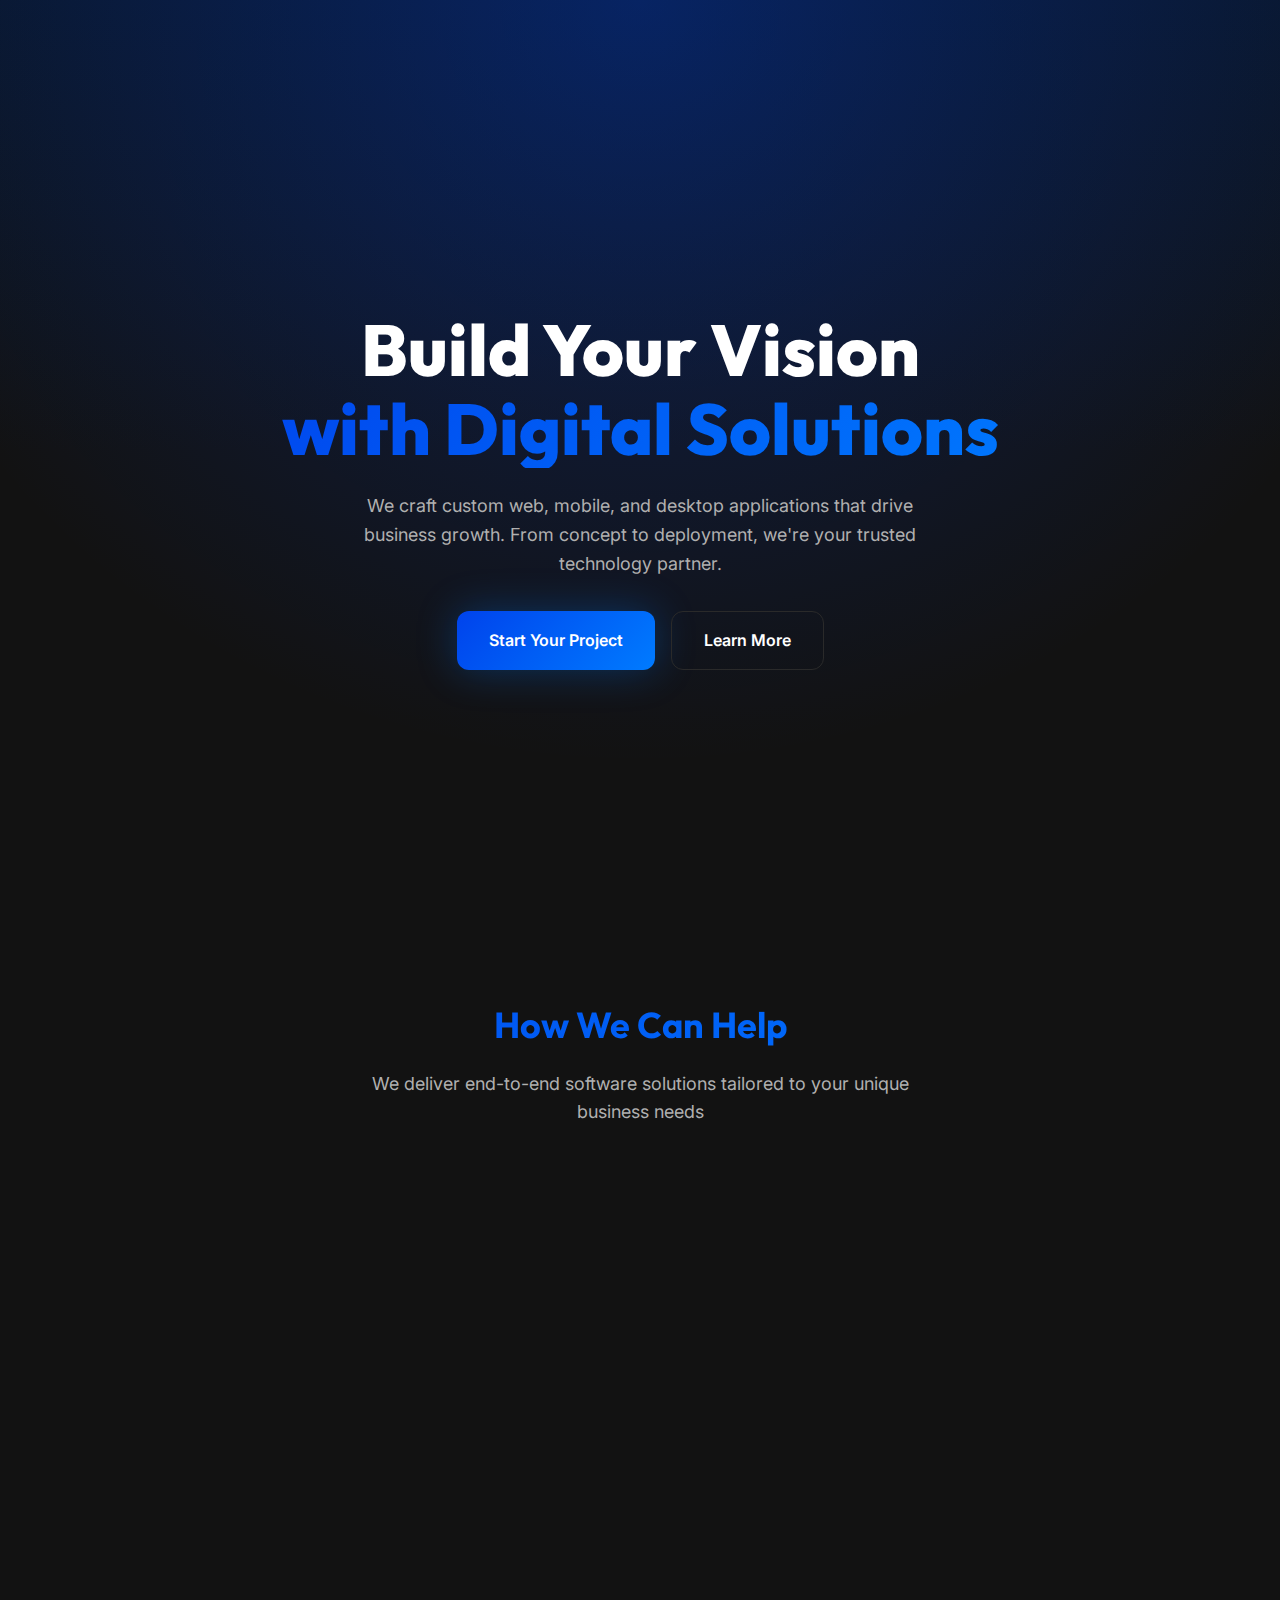
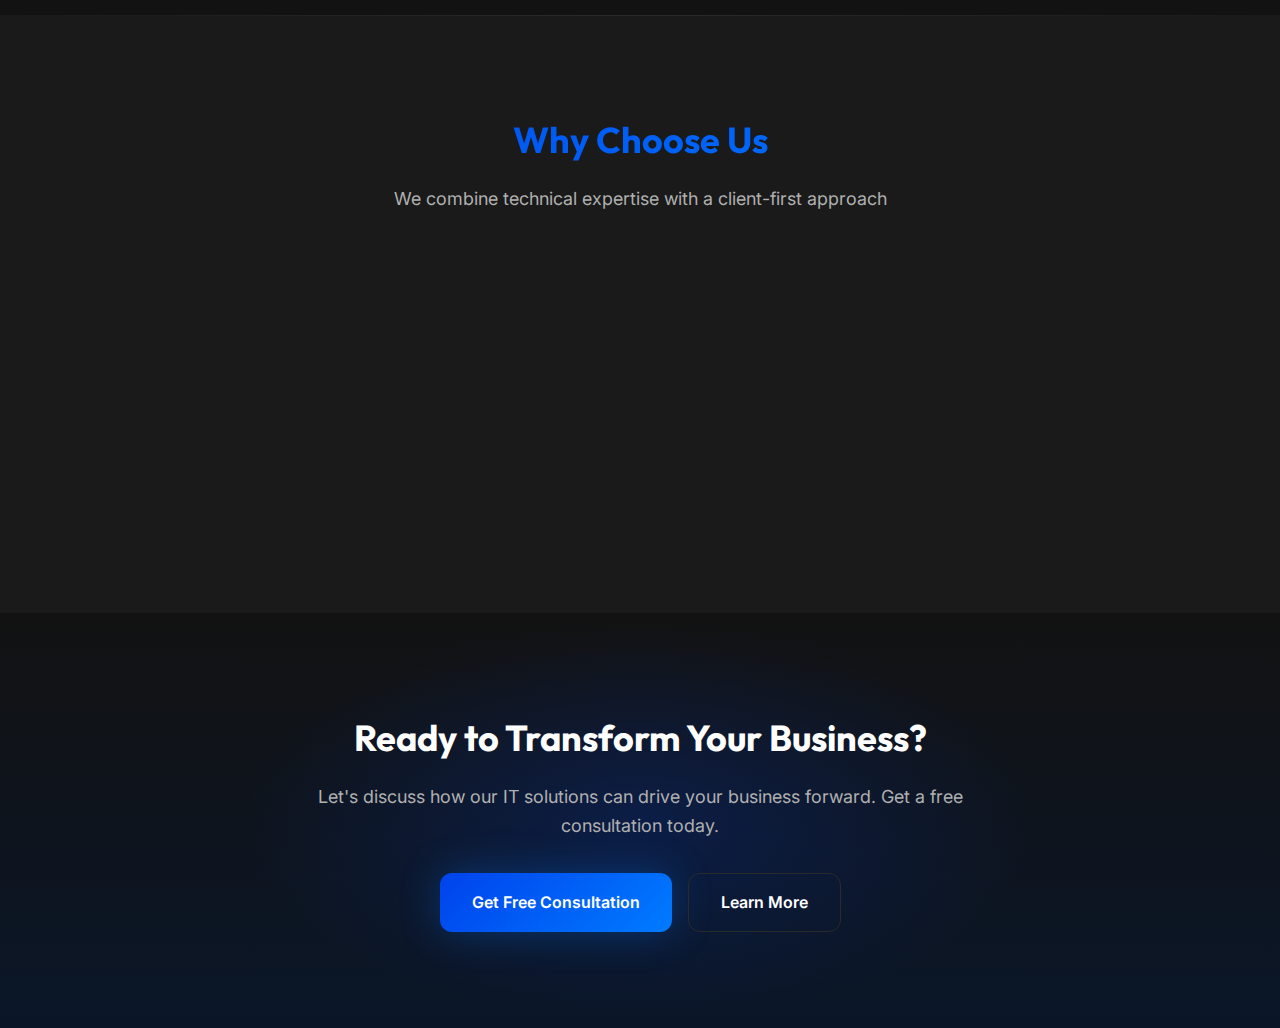
<file: index.html>
<!DOCTYPE html>
<html lang="en">

<head>
    <meta charset="UTF-8">
    <meta name="viewport" content="width=device-width, initial-scale=1.0">
    <meta name="description"
        content="Destack Solutions - Custom Web, Mobile & Desktop Application Development. Transform your business with cutting-edge digital solutions.">
    <meta name="keywords"
        content="web development, mobile apps, desktop applications, software solutions, custom software">
    <title>Destack Solutions | Custom Software Development</title>
    <link rel="stylesheet" href="css/styles.css">
    <link rel="icon" href="Assets/Logo/icon.png" type="image/png">
</head>

<body>
    <!-- Header -->
    <div id="header-placeholder"></div>

    <!-- Hero Section -->
    <section class="hero" id="hero">
        <div class="container">
            <div class="hero-content">

                <h1 class="hero-title">
                    <span>Build Your Vision</span>
                    <span class="text-gradient">with Digital Solutions</span>
                </h1>
                <p class="hero-subtitle">
                    We craft custom web, mobile, and desktop applications that drive business growth.
                    From concept to deployment, we're your trusted technology partner.
                </p>
                <div class="hero-buttons">
                    <a href="contact.html" class="btn btn-primary btn-lg">Start Your Project</a>
                    <a href="about.html" class="btn btn-secondary btn-lg">Learn More</a>
                </div>
            </div>
        </div>
    </section>

    <!-- Services Section -->
    <section class="services section" id="services">
        <div class="container">
            <h2 class="section-title">How We Can Help</h2>
            <p class="section-subtitle">
                We deliver end-to-end software solutions tailored to your unique business needs
            </p>
            <div class="services-grid">
                <!-- Web Development -->
                <div class="service-card">
                    <div class="service-icon">
                        <svg xmlns="http://www.w3.org/2000/svg" viewBox="0 0 24 24" fill="none" stroke="currentColor"
                            stroke-width="1.5" stroke-linecap="round" stroke-linejoin="round">
                            <circle cx="12" cy="12" r="10"></circle>
                            <line x1="2" y1="12" x2="22" y2="12"></line>
                            <path
                                d="M12 2a15.3 15.3 0 0 1 4 10 15.3 15.3 0 0 1-4 10 15.3 15.3 0 0 1-4-10 15.3 15.3 0 0 1 4-10z">
                            </path>
                        </svg>
                    </div>
                    <h3>Web Development</h3>
                    <p>Modern, responsive web applications built with cutting-edge technologies. From simple websites to
                        complex enterprise platforms.</p>
                    <div class="service-features">
                        <span class="service-feature">Angular</span>
                        <span class="service-feature">React</span>
                        <span class="service-feature">Next.js</span>
                        <span class="service-feature">Node.js</span>
                        <span class="service-feature">APIs</span>
                    </div>
                </div>
                <!-- Mobile Development -->
                <div class="service-card">
                    <div class="service-icon">
                        <svg xmlns="http://www.w3.org/2000/svg" viewBox="0 0 24 24" fill="none" stroke="currentColor"
                            stroke-width="1.5" stroke-linecap="round" stroke-linejoin="round">
                            <rect x="5" y="2" width="14" height="20" rx="2" ry="2"></rect>
                            <line x1="12" y1="18" x2="12.01" y2="18"></line>
                        </svg>
                    </div>
                    <h3>Mobile Apps</h3>
                    <p>Native and cross-platform mobile applications for iOS and Android. Seamless user experiences that
                        engage your customers.</p>
                    <div class="service-features">
                        <span class="service-feature">iOS</span>
                        <span class="service-feature">Android</span>
                    </div>
                </div>
                <!-- Desktop Development -->
                <div class="service-card">
                    <div class="service-icon">
                        <svg xmlns="http://www.w3.org/2000/svg" viewBox="0 0 24 24" fill="none" stroke="currentColor"
                            stroke-width="1.5" stroke-linecap="round" stroke-linejoin="round">
                            <rect x="2" y="3" width="20" height="14" rx="2" ry="2"></rect>
                            <line x1="8" y1="21" x2="16" y2="21"></line>
                            <line x1="12" y1="17" x2="12" y2="21"></line>
                        </svg>
                    </div>
                    <h3>Desktop Applications</h3>
                    <p>Powerful desktop software for Windows, macOS, and Linux. Robust solutions for complex business
                        processes.</p>
                    <div class="service-features">
                        <span class="service-feature">Electron</span>
                        <span class="service-feature">.NET</span>
                        <span class="service-feature">Python</span>
                        <span class="service-feature">Cross-platform</span>
                    </div>
                </div>
            </div>
        </div>
    </section>

    <!-- Features Section -->
    <section class="features section" id="features">
        <div class="container">
            <h2 class="section-title">Why Choose Us</h2>
            <p class="section-subtitle">
                We combine technical expertise with a client-first approach
            </p>
            <div class="features-grid">
                <div class="feature-item">
                    <div class="feature-icon">
                        <svg xmlns="http://www.w3.org/2000/svg" viewBox="0 0 24 24" fill="none" stroke="currentColor"
                            stroke-width="1.5" stroke-linecap="round" stroke-linejoin="round">
                            <polygon points="13 2 3 14 12 14 11 22 21 10 12 10 13 2"></polygon>
                        </svg>
                    </div>
                    <h3>Fast Delivery</h3>
                    <p>Agile methodology ensures rapid development without compromising quality</p>
                </div>
                <div class="feature-item">
                    <div class="feature-icon">
                        <svg xmlns="http://www.w3.org/2000/svg" viewBox="0 0 24 24" fill="none" stroke="currentColor"
                            stroke-width="1.5" stroke-linecap="round" stroke-linejoin="round">
                            <circle cx="12" cy="12" r="10"></circle>
                            <circle cx="12" cy="12" r="6"></circle>
                            <circle cx="12" cy="12" r="2"></circle>
                        </svg>
                    </div>
                    <h3>Tailored Solutions</h3>
                    <p>Custom-built software designed specifically for your business needs</p>
                </div>
                <div class="feature-item">
                    <div class="feature-icon">
                        <svg xmlns="http://www.w3.org/2000/svg" viewBox="0 0 24 24" fill="none" stroke="currentColor"
                            stroke-width="1.5" stroke-linecap="round" stroke-linejoin="round">
                            <rect x="3" y="11" width="18" height="11" rx="2" ry="2"></rect>
                            <path d="M7 11V7a5 5 0 0 1 10 0v4"></path>
                        </svg>
                    </div>
                    <h3>Secure & Reliable</h3>
                    <p>Enterprise-grade security and robust architecture you can trust</p>
                </div>
                <div class="feature-item">
                    <div class="feature-icon">
                        <svg xmlns="http://www.w3.org/2000/svg" viewBox="0 0 24 24" fill="none" stroke="currentColor"
                            stroke-width="1.5" stroke-linecap="round" stroke-linejoin="round">
                            <path d="M17 21v-2a4 4 0 0 0-4-4H5a4 4 0 0 0-4 4v2"></path>
                            <circle cx="9" cy="7" r="4"></circle>
                            <path d="M23 21v-2a4 4 0 0 0-3-3.87"></path>
                            <path d="M16 3.13a4 4 0 0 1 0 7.75"></path>
                        </svg>
                    </div>
                    <h3>Dedicated Support</h3>
                    <p>Ongoing maintenance and support to keep your software running smoothly</p>
                </div>
            </div>
        </div>
    </section>

    <!-- CTA Section -->
    <section class="cta" id="cta">
        <div class="container">
            <div class="cta-content">
                <h2>Ready to Transform Your Business?</h2>
                <p>Let's discuss how our IT solutions can drive your business forward. Get a free consultation today.
                </p>
                <div class="cta-buttons">
                    <a href="contact.html" class="btn btn-primary btn-lg">Get Free Consultation</a>
                    <a href="about.html" class="btn btn-secondary btn-lg">Learn More</a>
                </div>
            </div>
        </div>
    </section>

    <!-- Footer -->
    <div id="footer-placeholder"></div>

    <script src="js/main.js"></script>
</body>

</html>
</file>
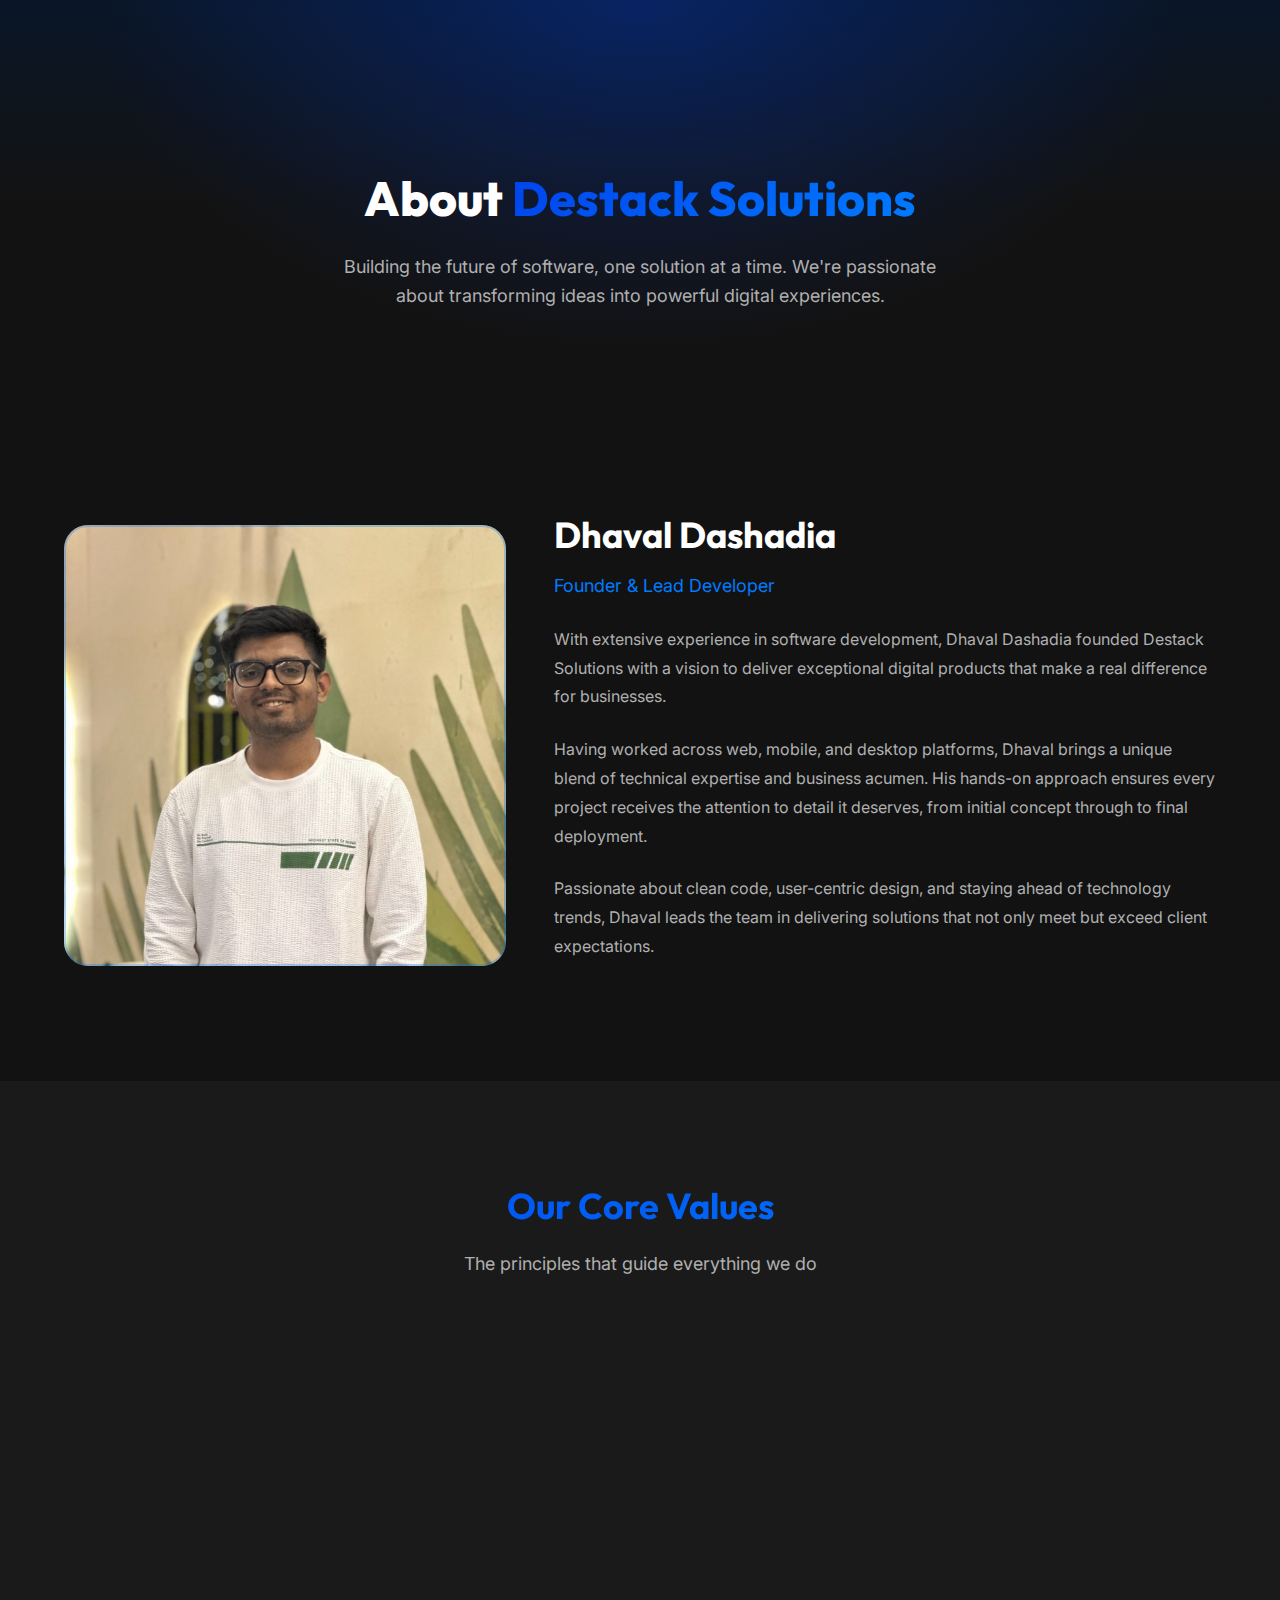
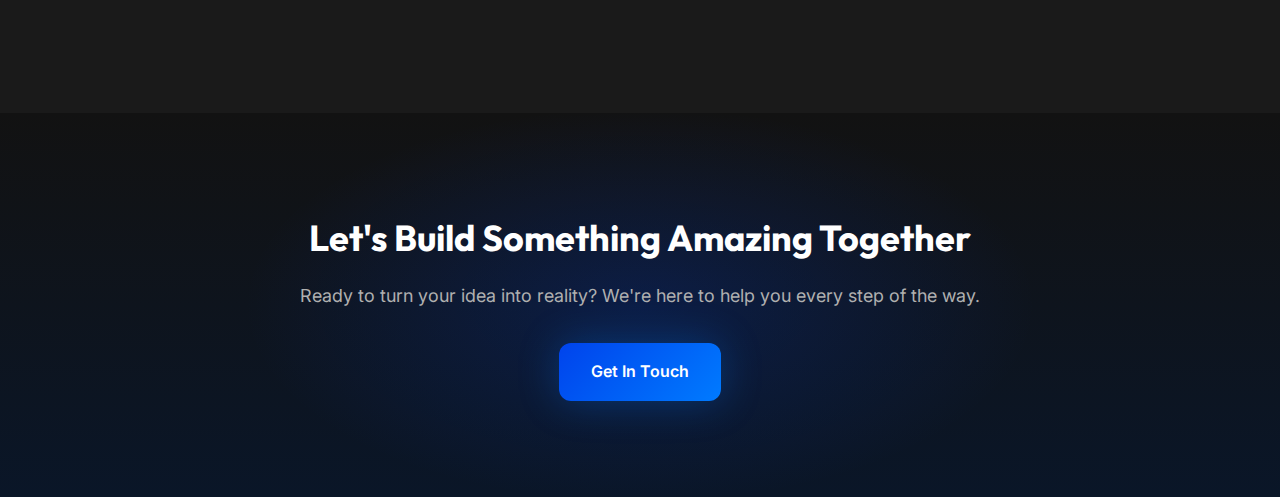
<file: about.html>
<!DOCTYPE html>
<html lang="en">

<head>
    <meta charset="UTF-8">
    <meta name="viewport" content="width=device-width, initial-scale=1.0">
    <meta name="description"
        content="Learn about Destack Solutions - Our mission, vision, and the team behind your custom software solutions.">
    <title>About Us | Destack Solutions</title>
    <link rel="stylesheet" href="css/styles.css">
    <link rel="icon" href="Assets/Logo/icon.png" type="image/png">
</head>

<body>
    <!-- Header -->
    <div id="header-placeholder"></div>

    <!-- Page Hero -->
    <section class="page-hero">
        <div class="container">
            <div class="page-hero-content">
                <h1>About <span class="text-gradient">Destack Solutions</span></h1>
                <p>Building the future of software, one solution at a time. We're passionate about transforming ideas
                    into powerful digital experiences.</p>
            </div>
        </div>
    </section>

    <!-- Founder Section -->
    <section class="founder section">
        <div class="container">
            <div class="founder-content">
                <div class="founder-image">
                    <div class="founder-image-wrapper">
                        <img src="Assets/Logo/dhaval1.jpg" alt="Dhaval Dashadia"
                            style="width:100%; height:100%; object-fit:cover;">
                    </div>
                </div>
                <div class="founder-info">
                    <h2>Dhaval Dashadia</h2>
                    <p class="founder-title">Founder & Lead Developer</p>
                    <p class="founder-bio">
                        With extensive experience in software development, Dhaval Dashadia founded Destack Solutions
                        with a vision to deliver exceptional digital products that make a real difference for
                        businesses.
                    </p>
                    <p class="founder-bio">
                        Having worked across web, mobile, and desktop platforms, Dhaval brings a unique blend of
                        technical expertise and business acumen. His hands-on approach ensures every project receives
                        the attention to detail it deserves, from initial concept through to final deployment.
                    </p>
                    <p class="founder-bio">
                        Passionate about clean code, user-centric design, and staying ahead of technology trends, Dhaval
                        leads the team in delivering solutions that not only meet but exceed client expectations.
                    </p>
                </div>
            </div>
        </div>
    </section>

    <!-- Values Section -->
    <section class="values section">
        <div class="container">
            <h2 class="section-title">Our Core Values</h2>
            <p class="section-subtitle">The principles that guide everything we do</p>
            <div class="values-grid">
                <div class="value-card">
                    <div class="value-icon">
                        <svg xmlns="http://www.w3.org/2000/svg" viewBox="0 0 24 24" fill="none" stroke="currentColor"
                            stroke-width="1.5" stroke-linecap="round" stroke-linejoin="round">
                            <circle cx="12" cy="12" r="5"></circle>
                            <line x1="12" y1="1" x2="12" y2="3"></line>
                            <line x1="12" y1="21" x2="12" y2="23"></line>
                            <line x1="4.22" y1="4.22" x2="5.64" y2="5.64"></line>
                            <line x1="18.36" y1="18.36" x2="19.78" y2="19.78"></line>
                            <line x1="1" y1="12" x2="3" y2="12"></line>
                            <line x1="21" y1="12" x2="23" y2="12"></line>
                            <line x1="4.22" y1="19.78" x2="5.64" y2="18.36"></line>
                            <line x1="18.36" y1="5.64" x2="19.78" y2="4.22"></line>
                        </svg>
                    </div>
                    <h3>Innovation</h3>
                    <p>We stay at the forefront of technology, constantly exploring new ways to solve problems.</p>
                </div>
                <div class="value-card">
                    <div class="value-icon">
                        <svg xmlns="http://www.w3.org/2000/svg" viewBox="0 0 24 24" fill="none" stroke="currentColor"
                            stroke-width="1.5" stroke-linecap="round" stroke-linejoin="round">
                            <path d="M22 11.08V12a10 10 0 1 1-5.93-9.14"></path>
                            <polyline points="22 4 12 14.01 9 11.01"></polyline>
                        </svg>
                    </div>
                    <h3>Excellence</h3>
                    <p>Quality is non-negotiable. Every line of code is made with excellence in mind.</p>
                </div>
                <div class="value-card">
                    <div class="value-icon">
                        <svg xmlns="http://www.w3.org/2000/svg" viewBox="0 0 24 24" fill="none" stroke="currentColor"
                            stroke-width="1.5" stroke-linecap="round" stroke-linejoin="round">
                            <path d="M17 21v-2a4 4 0 0 0-4-4H5a4 4 0 0 0-4 4v2"></path>
                            <circle cx="9" cy="7" r="4"></circle>
                            <path d="M23 21v-2a4 4 0 0 0-3-3.87"></path>
                            <path d="M16 3.13a4 4 0 0 1 0 7.75"></path>
                        </svg>
                    </div>
                    <h3>Partnership</h3>
                    <p>Your success is our success, and we work as an extension of your team.</p>
                </div>
                <div class="value-card">
                    <div class="value-icon">
                        <svg xmlns="http://www.w3.org/2000/svg" viewBox="0 0 24 24" fill="none" stroke="currentColor"
                            stroke-width="1.5" stroke-linecap="round" stroke-linejoin="round">
                            <path d="M12 22s8-4 8-10V5l-8-3-8 3v7c0 6 8 10 8 10z"></path>
                        </svg>
                    </div>
                    <h3>Integrity</h3>
                    <p>Transparency and honesty in all our dealings. We deliver what we promise.</p>
                </div>
            </div>
        </div>
    </section>

    <!-- CTA Section -->
    <section class="cta">
        <div class="container">
            <div class="cta-content">
                <h2>Let's Build Something Amazing Together</h2>
                <p>Ready to turn your idea into reality? We're here to help you every step of the way.</p>
                <div class="cta-buttons">
                    <a href="contact.html" class="btn btn-primary btn-lg">Get In Touch</a>
                </div>
            </div>
        </div>
    </section>

    <!-- Footer -->
    <div id="footer-placeholder"></div>

    <script src="js/main.js"></script>
</body>

</html>
</file>
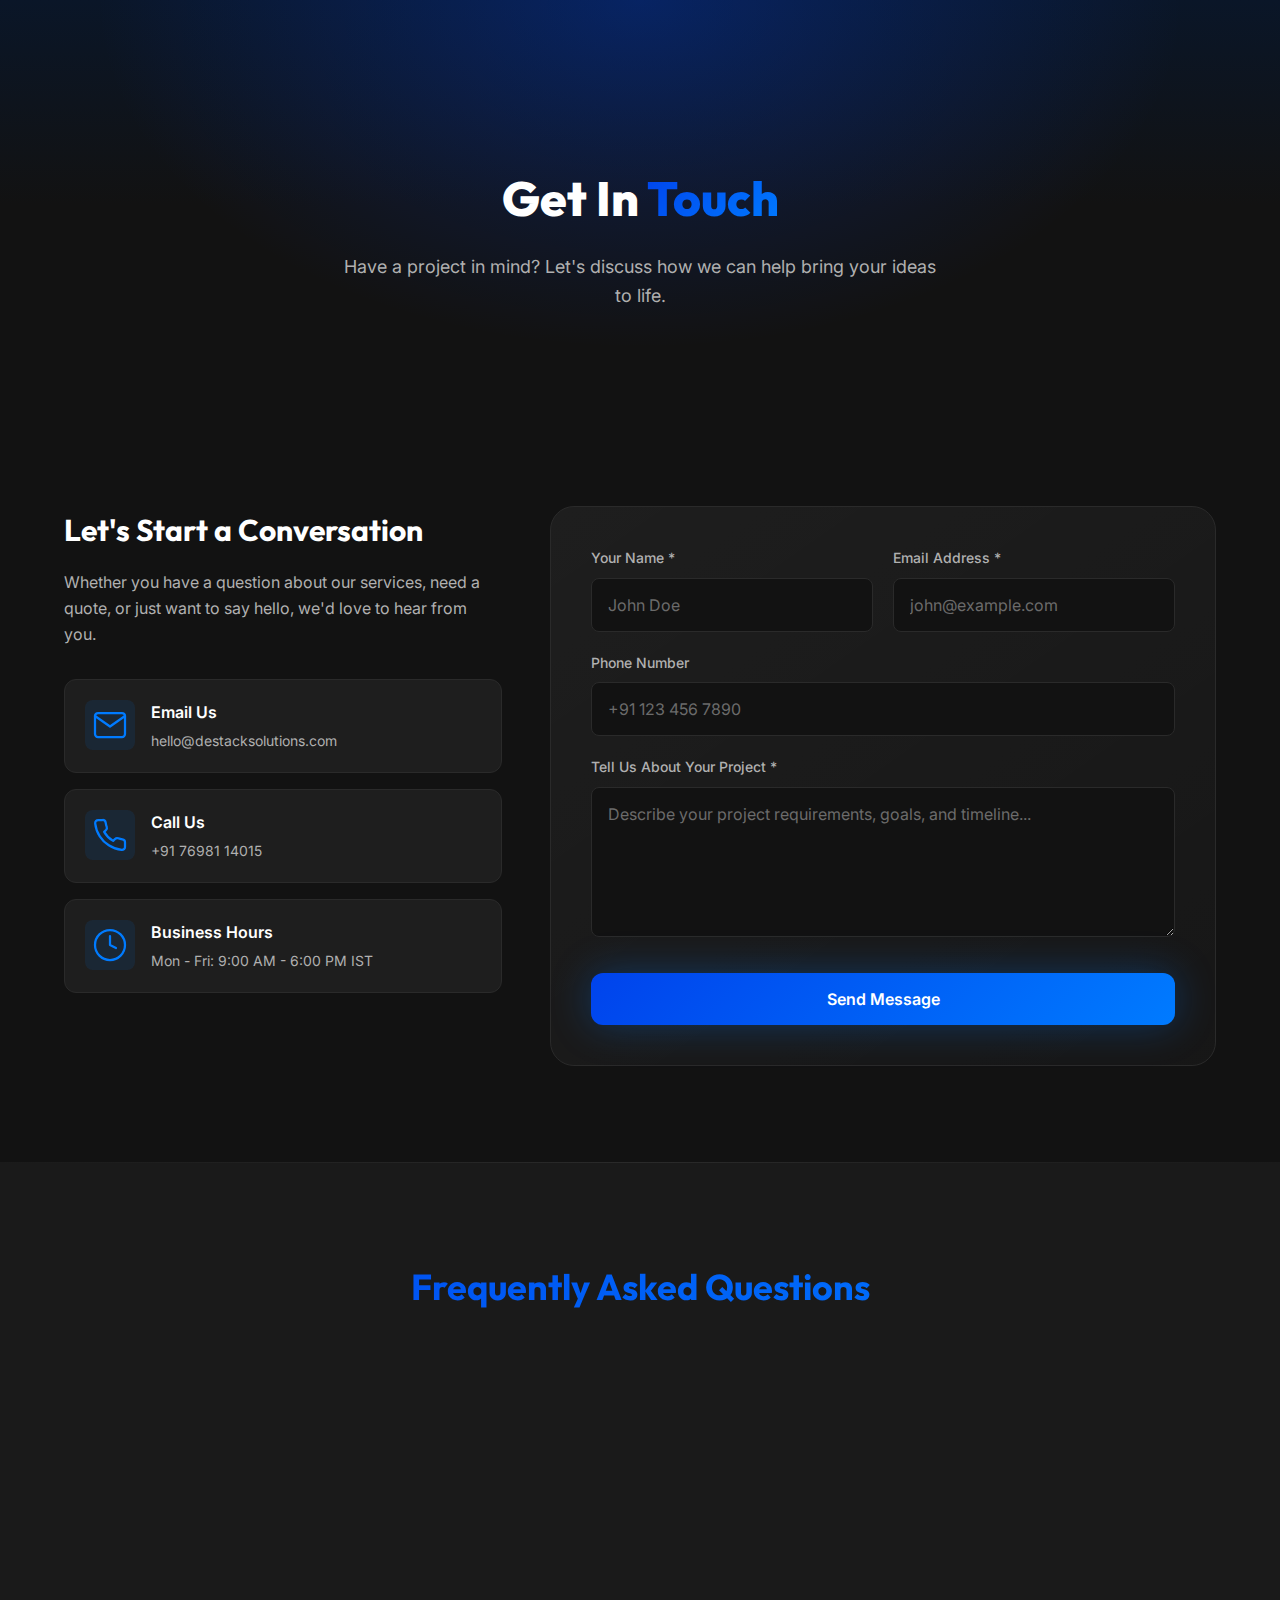
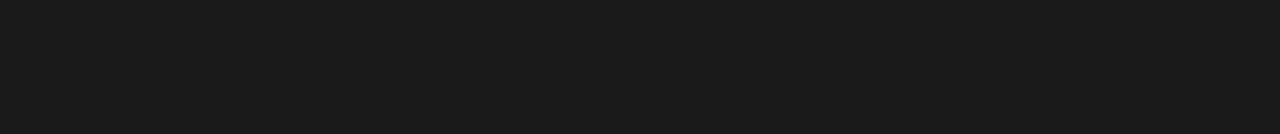
<file: contact.html>
<!DOCTYPE html>
<html lang="en">

<head>
    <meta charset="UTF-8">
    <meta name="viewport" content="width=device-width, initial-scale=1.0">
    <meta name="description" content="Get in touch with Destack Solutions. Let's discuss your next software project.">
    <title>Contact Us | Destack Solutions</title>
    <link rel="stylesheet" href="css/styles.css">
    <link rel="icon" href="Assets/Logo/icon.png" type="image/png">
</head>

<body>
    <!-- Header -->
    <div id="header-placeholder"></div>

    <!-- Page Hero -->
    <section class="page-hero">
        <div class="container">
            <div class="page-hero-content">
                <h1>Get In <span class="text-gradient">Touch</span></h1>
                <p>Have a project in mind? Let's discuss how we can help bring your ideas to life.</p>
            </div>
        </div>
    </section>

    <!-- Contact Section -->
    <section class="contact-section section">
        <div class="container">
            <div class="contact-grid">
                <!-- Contact Info -->
                <div class="contact-info">
                    <h2>Let's Start a Conversation</h2>
                    <p>Whether you have a question about our services, need a quote, or just want to say hello, we'd
                        love to hear from you.</p>

                    <div class="contact-cards">
                        <div class="contact-card">
                            <div class="contact-card-icon">
                                <svg xmlns="http://www.w3.org/2000/svg" viewBox="0 0 24 24" fill="none"
                                    stroke="currentColor" stroke-width="1.5" stroke-linecap="round"
                                    stroke-linejoin="round">
                                    <path
                                        d="M4 4h16c1.1 0 2 .9 2 2v12c0 1.1-.9 2-2 2H4c-1.1 0-2-.9-2-2V6c0-1.1.9-2 2-2z">
                                    </path>
                                    <polyline points="22,6 12,13 2,6"></polyline>
                                </svg>
                            </div>
                            <div>
                                <h4>Email Us</h4>
                                <p>hello@destacksolutions.com</p>
                            </div>
                        </div>
                        <div class="contact-card">
                            <div class="contact-card-icon">
                                <svg xmlns="http://www.w3.org/2000/svg" viewBox="0 0 24 24" fill="none"
                                    stroke="currentColor" stroke-width="1.5" stroke-linecap="round"
                                    stroke-linejoin="round">
                                    <path
                                        d="M22 16.92v3a2 2 0 0 1-2.18 2 19.79 19.79 0 0 1-8.63-3.07 19.5 19.5 0 0 1-6-6 19.79 19.79 0 0 1-3.07-8.67A2 2 0 0 1 4.11 2h3a2 2 0 0 1 2 1.72 12.84 12.84 0 0 0 .7 2.81 2 2 0 0 1-.45 2.11L8.09 9.91a16 16 0 0 0 6 6l1.27-1.27a2 2 0 0 1 2.11-.45 12.84 12.84 0 0 0 2.81.7A2 2 0 0 1 22 16.92z">
                                    </path>
                                </svg>
                            </div>
                            <div>
                                <h4>Call Us</h4>
                                <p>+91 76981 14015</p>
                            </div>
                        </div>

                        <div class="contact-card">
                            <div class="contact-card-icon">
                                <svg xmlns="http://www.w3.org/2000/svg" viewBox="0 0 24 24" fill="none"
                                    stroke="currentColor" stroke-width="1.5" stroke-linecap="round"
                                    stroke-linejoin="round">
                                    <circle cx="12" cy="12" r="10"></circle>
                                    <polyline points="12 6 12 12 16 14"></polyline>
                                </svg>
                            </div>
                            <div>
                                <h4>Business Hours</h4>
                                <p>Mon - Fri: 9:00 AM - 6:00 PM IST</p>
                            </div>
                        </div>
                    </div>
                </div>

                <!-- Contact Form -->
                <div class="contact-form-wrapper">
                    <form id="contact-form" class="contact-form">
                        <div class="form-row">
                            <div class="form-group">
                                <label for="name" class="form-label">Your Name *</label>
                                <input type="text" id="name" name="name" class="form-input" placeholder="John Doe"
                                    required>
                            </div>
                            <div class="form-group">
                                <label for="email" class="form-label">Email Address *</label>
                                <input type="email" id="email" name="email" class="form-input"
                                    placeholder="john@example.com" required>
                            </div>
                        </div>
                        <div class="form-group">
                            <label for="phone" class="form-label">Phone Number</label>
                            <input type="tel" id="phone" name="phone" class="form-input" placeholder="+91 123 456 7890">
                        </div>
                        <div class="form-group">
                            <label for="message" class="form-label">Tell Us About Your Project *</label>
                            <textarea id="message" name="message" class="form-textarea"
                                placeholder="Describe your project requirements, goals, and timeline..."
                                required></textarea>
                        </div>
                        <div class="form-submit">
                            <button type="submit" class="btn btn-primary btn-lg" style="width: 100%;">Send
                                Message</button>
                        </div>
                    </form>
                </div>
            </div>
        </div>
    </section>

    <!-- FAQ Mini Section -->
    <section class="features section">
        <div class="container">
            <h2 class="section-title">Frequently Asked Questions</h2>
            <div class="features-grid">
                <div class="feature-item">
                    <div class="feature-icon">
                        <svg xmlns="http://www.w3.org/2000/svg" viewBox="0 0 24 24" fill="none" stroke="currentColor"
                            stroke-width="1.5" stroke-linecap="round" stroke-linejoin="round">
                            <circle cx="12" cy="12" r="10"></circle>
                            <polyline points="12 6 12 12 16 14"></polyline>
                        </svg>
                    </div>
                    <h3>How long does a project take?</h3>
                    <p>Timelines vary based on complexity. A simple website takes 2-4 weeks, while complex apps may take
                        2-6 months.</p>
                </div>
                <div class="feature-item">
                    <div class="feature-icon">
                        <svg xmlns="http://www.w3.org/2000/svg" viewBox="0 0 24 24" fill="none" stroke="currentColor"
                            stroke-width="1.5" stroke-linecap="round" stroke-linejoin="round">
                            <line x1="12" y1="1" x2="12" y2="23"></line>
                            <path d="M17 5H9.5a3.5 3.5 0 0 0 0 7h5a3.5 3.5 0 0 1 0 7H6"></path>
                        </svg>
                    </div>
                    <h3>How do you price projects?</h3>
                    <p>We provide custom quotes based on your requirements. Contact us for a detailed estimate.</p>
                </div>
                <div class="feature-item">
                    <div class="feature-icon">
                        <svg xmlns="http://www.w3.org/2000/svg" viewBox="0 0 24 24" fill="none" stroke="currentColor"
                            stroke-width="1.5" stroke-linecap="round" stroke-linejoin="round">
                            <path
                                d="M14.7 6.3a1 1 0 0 0 0 1.4l1.6 1.6a1 1 0 0 0 1.4 0l3.77-3.77a6 6 0 0 1-7.94 7.94l-6.91 6.91a2.12 2.12 0 0 1-3-3l6.91-6.91a6 6 0 0 1 7.94-7.94l-3.76 3.76z">
                            </path>
                        </svg>
                    </div>
                    <h3>Do you provide support?</h3>
                    <p>Yes! We offer ongoing maintenance and support packages to keep your software running smoothly.
                    </p>
                </div>
                <div class="feature-item">
                    <div class="feature-icon">
                        <svg xmlns="http://www.w3.org/2000/svg" viewBox="0 0 24 24" fill="none" stroke="currentColor"
                            stroke-width="1.5" stroke-linecap="round" stroke-linejoin="round">
                            <circle cx="12" cy="12" r="10"></circle>
                            <line x1="2" y1="12" x2="22" y2="12"></line>
                            <path
                                d="M12 2a15.3 15.3 0 0 1 4 10 15.3 15.3 0 0 1-4 10 15.3 15.3 0 0 1-4-10 15.3 15.3 0 0 1 4-10z">
                            </path>
                        </svg>
                    </div>
                    <h3>Do you work remotely?</h3>
                    <p>Absolutely! We work with clients worldwide and have excellent remote collaboration processes.</p>
                </div>
            </div>
        </div>
    </section>

    <!-- Footer -->
    <div id="footer-placeholder"></div>

    <script src="js/main.js"></script>
</body>

</html>
</file>
<file: css/styles.css>
/* =====================================================
   DESTACK SOLUTIONS - Design System & Styles
   ===================================================== */

/* Google Fonts Import */
@import url('https://fonts.googleapis.com/css2?family=Inter:wght@300;400;500;600;700;800&family=Outfit:wght@300;400;500;600;700;800&display=swap');

/* =====================================================
   CSS Custom Properties (Design Tokens)
   ===================================================== */
:root {
    /* Primary Colors */
    --color-primary: #0043EC;
    --color-accent: #007BFF;
    --color-dark: #121212;
    
    /* Extended Palette */
    --color-dark-lighter: #1a1a1a;
    --color-dark-card: #1e1e1e;
    --color-dark-elevated: #252525;
    --color-dark-border: #2a2a2a;
    
    /* Text Colors */
    --color-text-primary: #ffffff;
    --color-text-secondary: #b0b0b0;
    --color-text-muted: #6b6b6b;
    
    /* Gradients */
    --gradient-primary: linear-gradient(135deg, var(--color-primary) 0%, var(--color-accent) 100%);
    --gradient-hero: linear-gradient(180deg, #0a1628 0%, var(--color-dark) 50%, var(--color-dark) 100%);
    --gradient-glow: radial-gradient(ellipse at 50% 0%, rgba(0, 67, 236, 0.3) 0%, transparent 60%);
    --gradient-card: linear-gradient(145deg, rgba(255,255,255,0.05) 0%, rgba(255,255,255,0.02) 100%);
    
    /* Typography */
    --font-primary: 'Inter', -apple-system, BlinkMacSystemFont, sans-serif;
    --font-display: 'Outfit', 'Inter', sans-serif;
    
    /* Font Sizes */
    --text-xs: 0.75rem;
    --text-sm: 0.875rem;
    --text-base: 1rem;
    --text-lg: 1.125rem;
    --text-xl: 1.25rem;
    --text-2xl: 1.5rem;
    --text-3xl: 1.875rem;
    --text-4xl: 2.25rem;
    --text-5xl: 3rem;
    --text-6xl: 3.75rem;
    --text-7xl: 4.5rem;
    
    /* Spacing */
    --space-1: 0.25rem;
    --space-2: 0.5rem;
    --space-3: 0.75rem;
    --space-4: 1rem;
    --space-5: 1.25rem;
    --space-6: 1.5rem;
    --space-8: 2rem;
    --space-10: 2.5rem;
    --space-12: 3rem;
    --space-16: 4rem;
    --space-20: 5rem;
    --space-24: 6rem;
    
    /* Border Radius */
    --radius-sm: 0.375rem;
    --radius-md: 0.5rem;
    --radius-lg: 0.75rem;
    --radius-xl: 1rem;
    --radius-2xl: 1.5rem;
    --radius-full: 9999px;
    
    /* Shadows */
    --shadow-sm: 0 1px 2px rgba(0, 0, 0, 0.3);
    --shadow-md: 0 4px 6px rgba(0, 0, 0, 0.4);
    --shadow-lg: 0 10px 15px rgba(0, 0, 0, 0.5);
    --shadow-xl: 0 20px 25px rgba(0, 0, 0, 0.6);
    --shadow-glow: 0 0 40px rgba(0, 123, 255, 0.3);
    --shadow-glow-strong: 0 0 60px rgba(0, 123, 255, 0.5);
    
    /* Transitions */
    --transition-fast: 150ms ease;
    --transition-base: 250ms ease;
    --transition-slow: 350ms ease;
    --transition-bounce: 500ms cubic-bezier(0.68, -0.55, 0.265, 1.55);
    
    /* Z-Index Scale */
    --z-dropdown: 100;
    --z-sticky: 200;
    --z-fixed: 300;
    --z-modal: 400;
    --z-tooltip: 500;
    
    /* Container */
    --container-max: 1200px;
    --container-padding: var(--space-6);
}

/* =====================================================
   Reset & Base Styles
   ===================================================== */
*, *::before, *::after {
    box-sizing: border-box;
    margin: 0;
    padding: 0;
}

html {
    scroll-behavior: smooth;
    font-size: 16px;
}

body {
    font-family: var(--font-primary);
    background-color: var(--color-dark);
    color: var(--color-text-primary);
    line-height: 1.6;
    overflow-x: hidden;
    -webkit-font-smoothing: antialiased;
    -moz-osx-font-smoothing: grayscale;
}

/* Page Transition */
.page-transition {
    animation: pageFadeIn 0.5s ease-out;
}

@keyframes pageSlideIn {
    from {
        opacity: 0;
        transform: translateY(20px);
    }
    to {
        opacity: 1;
        transform: translateY(0);
    }
}

@keyframes pageSlideOut {
    from {
        opacity: 1;
        transform: translateY(0);
    }
    to {
        opacity: 0;
        transform: translateY(-20px);
    }
}

@keyframes pageFadeIn {
    from {
        opacity: 0;
    }
    to {
        opacity: 1;
    }
}

.page-exit {
    animation: pageSlideOut 0.3s ease-in forwards;
}

/* SVG Icon Styles */
.svg-icon {
    width: 32px;
    height: 32px;
    fill: currentColor;
}

.svg-icon-lg {
    width: 40px;
    height: 40px;
}

.service-icon svg,
.feature-icon svg,
.value-icon svg,
.contact-card-icon svg {
    width: 36px;
    height: 36px;
    color: var(--color-accent);
    stroke-width: 1.5;
}

.feature-icon svg {
    color: #ffffff;
}

/* Values Grid - 4 columns */
.values-grid {
    display: grid;
    grid-template-columns: repeat(4, 1fr);
    gap: var(--space-5);
}

img {
    max-width: 100%;
    height: auto;
    display: block;
}

a {
    text-decoration: none;
    color: inherit;
    transition: color var(--transition-fast);
}

ul, ol {
    list-style: none;
}

button {
    font-family: inherit;
    cursor: pointer;
    border: none;
    background: none;
}

input, textarea, select {
    font-family: inherit;
    font-size: inherit;
}

/* =====================================================
   Utility Classes
   ===================================================== */
.container {
    width: 100%;
    max-width: var(--container-max);
    margin: 0 auto;
    padding: 0 var(--container-padding);
}

.section {
    padding: var(--space-24) 0;
}

.section-title {
    font-family: var(--font-display);
    font-size: var(--text-4xl);
    font-weight: 700;
    text-align: center;
    margin-bottom: var(--space-4);
    background: var(--gradient-primary);
    -webkit-background-clip: text;
    -webkit-text-fill-color: transparent;
    background-clip: text;
}

.section-subtitle {
    font-size: var(--text-lg);
    color: var(--color-text-secondary);
    text-align: center;
    max-width: 600px;
    margin: 0 auto var(--space-12);
}

.text-gradient {
    background: var(--gradient-primary);
    -webkit-background-clip: text;
    -webkit-text-fill-color: transparent;
    background-clip: text;
}

/* =====================================================
   Header & Navigation
   ===================================================== */
.header {
    position: fixed;
    top: 0;
    left: 0;
    right: 0;
    z-index: var(--z-fixed);
    padding: var(--space-4) 0;
    transition: background-color var(--transition-base), backdrop-filter var(--transition-base);
}

.header.scrolled {
    background-color: rgba(18, 18, 18, 0.9);
    backdrop-filter: blur(20px);
    border-bottom: 1px solid var(--color-dark-border);
}

.header .container {
    display: flex;
    align-items: center;
    justify-content: space-between;
}

.logo {
    display: flex;
    align-items: center;
    gap: var(--space-3);
}

.logo img {
    height: 60px;
    width: auto;
}

.nav {
    display: flex;
    align-items: center;
    gap: var(--space-8);
}

.nav-links {
    display: flex;
    align-items: center;
    gap: var(--space-8);
}

.nav-link {
    font-size: var(--text-sm);
    font-weight: 500;
    color: var(--color-text-secondary);
    position: relative;
    padding: var(--space-2) 0;
    transition: color var(--transition-fast);
}

.nav-link::after {
    content: '';
    position: absolute;
    bottom: 0;
    left: 0;
    width: 0;
    height: 2px;
    background: var(--gradient-primary);
    transition: width var(--transition-base);
}

.nav-link:hover,
.nav-link.active {
    color: var(--color-text-primary);
}

.nav-link:hover::after,
.nav-link.active::after {
    width: 100%;
}

/* Mobile Menu Toggle */
.mobile-menu-toggle {
    display: none;
    flex-direction: column;
    gap: 5px;
    padding: var(--space-2);
    z-index: var(--z-modal);
}

.mobile-menu-toggle span {
    width: 24px;
    height: 2px;
    background: var(--color-text-primary);
    transition: transform var(--transition-base), opacity var(--transition-base);
}

.mobile-menu-toggle.active span:nth-child(1) {
    transform: translateY(7px) rotate(45deg);
}

.mobile-menu-toggle.active span:nth-child(2) {
    opacity: 0;
}

.mobile-menu-toggle.active span:nth-child(3) {
    transform: translateY(-7px) rotate(-45deg);
}

/* =====================================================
   Buttons
   ===================================================== */
.btn {
    display: inline-flex;
    align-items: center;
    justify-content: center;
    gap: var(--space-2);
    padding: var(--space-3) var(--space-6);
    font-size: var(--text-sm);
    font-weight: 600;
    border-radius: var(--radius-lg);
    transition: all var(--transition-base);
    cursor: pointer;
    white-space: nowrap;
}

.btn-primary {
    background: var(--gradient-primary);
    color: var(--color-text-primary);
    box-shadow: var(--shadow-glow);
}

.btn-primary:hover {
    transform: translateY(-2px);
    box-shadow: var(--shadow-glow-strong);
}

.btn-secondary {
    background: transparent;
    color: var(--color-text-primary);
    border: 1px solid var(--color-dark-border);
}

.btn-secondary:hover {
    background: var(--color-dark-elevated);
    border-color: var(--color-accent);
}

.btn-lg {
    padding: var(--space-4) var(--space-8);
    font-size: var(--text-base);
}

/* =====================================================
   Hero Section
   ===================================================== */
.hero {
    position: relative;
    min-height: 100vh;
    display: flex;
    align-items: center;
    background: var(--gradient-hero);
    overflow: hidden;
    padding-top: 80px;
}

.hero::before {
    content: '';
    position: absolute;
    top: 0;
    left: 50%;
    transform: translateX(-50%);
    width: 150%;
    height: 100%;
    background: var(--gradient-glow);
    pointer-events: none;
}

.hero::after {
    content: '';
    position: absolute;
    bottom: 0;
    left: 0;
    right: 0;
    height: 200px;
    background: linear-gradient(to top, var(--color-dark), transparent);
    pointer-events: none;
}

.hero-content {
    position: relative;
    z-index: 1;
    text-align: center;
    max-width: 900px;
    margin: 0 auto;
}

.hero-badge {
    display: inline-flex;
    align-items: center;
    gap: var(--space-2);
    padding: var(--space-2) var(--space-4);
    background: rgba(0, 123, 255, 0.1);
    border: 1px solid rgba(0, 123, 255, 0.3);
    border-radius: var(--radius-full);
    font-size: var(--text-sm);
    color: var(--color-accent);
    margin-bottom: var(--space-6);
    animation: fadeInDown 0.6s ease;
}

.hero-badge::before {
    content: '';
    width: 8px;
    height: 8px;
    background: var(--color-accent);
    border-radius: 50%;
    animation: pulse 2s infinite;
}

.hero-title {
    font-family: var(--font-display);
    font-size: clamp(var(--text-4xl), 8vw, var(--text-7xl));
    font-weight: 800;
    line-height: 1.1;
    margin-bottom: var(--space-6);
    animation: fadeInUp 0.6s ease 0.1s both;
}

.hero-title span {
    display: block;
}

.hero-subtitle {
    font-size: var(--text-lg);
    color: var(--color-text-secondary);
    max-width: 600px;
    margin: 0 auto var(--space-8);
    animation: fadeInUp 0.6s ease 0.2s both;
}

.hero-buttons {
    display: flex;
    gap: var(--space-4);
    justify-content: center;
    flex-wrap: wrap;
    animation: fadeInUp 0.6s ease 0.3s both;
}

/* Floating elements decoration */
.hero-decoration {
    position: absolute;
    width: 100%;
    height: 100%;
    top: 0;
    left: 0;
    pointer-events: none;
    overflow: hidden;
}

.floating-shape {
    position: absolute;
    border-radius: 50%;
    opacity: 0.1;
    animation: float 6s ease-in-out infinite;
}

.floating-shape:nth-child(1) {
    width: 300px;
    height: 300px;
    background: var(--color-primary);
    top: 20%;
    left: -5%;
    animation-delay: 0s;
}

.floating-shape:nth-child(2) {
    width: 200px;
    height: 200px;
    background: var(--color-accent);
    top: 60%;
    right: -3%;
    animation-delay: 2s;
}

.floating-shape:nth-child(3) {
    width: 150px;
    height: 150px;
    background: var(--color-primary);
    bottom: 20%;
    left: 10%;
    animation-delay: 4s;
}

/* =====================================================
   Services Section
   ===================================================== */
.services {
    background: var(--color-dark);
    position: relative;
}

.services-grid {
    display: grid;
    grid-template-columns: repeat(auto-fit, minmax(320px, 1fr));
    gap: var(--space-6);
}

.service-card {
    position: relative;
    padding: var(--space-8);
    background: var(--gradient-card);
    border: 1px solid var(--color-dark-border);
    border-radius: var(--radius-xl);
    transition: all var(--transition-base);
    overflow: hidden;
}

.service-card::before {
    content: '';
    position: absolute;
    top: 0;
    left: 0;
    right: 0;
    height: 2px;
    background: var(--gradient-primary);
    transform: scaleX(0);
    transition: transform var(--transition-base);
}

.service-card:hover {
    transform: translateY(-5px);
    border-color: rgba(0, 123, 255, 0.3);
    box-shadow: var(--shadow-lg);
}

.service-card:hover::before {
    transform: scaleX(1);
}

.service-icon {
    width: 60px;
    height: 60px;
    display: flex;
    align-items: center;
    justify-content: center;
    background: rgba(0, 123, 255, 0.1);
    border-radius: var(--radius-lg);
    margin-bottom: var(--space-5);
    font-size: var(--text-2xl);
}

.service-card h3 {
    font-family: var(--font-display);
    font-size: var(--text-xl);
    font-weight: 600;
    margin-bottom: var(--space-3);
}

.service-card p {
    color: var(--color-text-secondary);
    font-size: var(--text-sm);
    line-height: 1.7;
}

.service-features {
    margin-top: var(--space-5);
    display: flex;
    flex-wrap: wrap;
    gap: var(--space-2);
}

.service-feature {
    display: inline-flex;
    align-items: center;
    gap: var(--space-2);
    padding: var(--space-1) var(--space-3);
    background: var(--color-dark-elevated);
    border-radius: var(--radius-full);
    font-size: var(--text-xs);
    color: var(--color-text-secondary);
}

/* =====================================================
   Features / Why Choose Us
   ===================================================== */
.features {
    background: var(--color-dark-lighter);
    position: relative;
}

.features::before {
    content: '';
    position: absolute;
    top: 0;
    left: 50%;
    transform: translateX(-50%);
    width: 100%;
    height: 1px;
    background: linear-gradient(90deg, transparent, var(--color-dark-border), transparent);
}

.features-grid {
    display: grid;
    grid-template-columns: repeat(auto-fit, minmax(250px, 1fr));
    gap: var(--space-6);
}

.feature-item {
    text-align: center;
    padding: var(--space-6);
}

.feature-icon {
    width: 80px;
    height: 80px;
    display: flex;
    align-items: center;
    justify-content: center;
    margin: 0 auto var(--space-5);
    background: var(--gradient-primary);
    border-radius: var(--radius-xl);
    font-size: var(--text-3xl);
    box-shadow: var(--shadow-glow);
}

.feature-item h3 {
    font-family: var(--font-display);
    font-size: var(--text-lg);
    font-weight: 600;
    margin-bottom: var(--space-3);
}

.feature-item p {
    color: var(--color-text-secondary);
    font-size: var(--text-sm);
}

/* =====================================================
   Stats Section
   ===================================================== */
.stats {
    background: var(--color-dark);
    padding: var(--space-16) 0;
    border-top: 1px solid var(--color-dark-border);
    border-bottom: 1px solid var(--color-dark-border);
}

.stats-grid {
    display: grid;
    grid-template-columns: repeat(auto-fit, minmax(200px, 1fr));
    gap: var(--space-8);
    text-align: center;
}

.stat-item {
    padding: var(--space-4);
}

.stat-number {
    font-family: var(--font-display);
    font-size: var(--text-5xl);
    font-weight: 800;
    background: var(--gradient-primary);
    -webkit-background-clip: text;
    -webkit-text-fill-color: transparent;
    background-clip: text;
    margin-bottom: var(--space-2);
}

.stat-label {
    color: var(--color-text-secondary);
    font-size: var(--text-sm);
    text-transform: uppercase;
    letter-spacing: 1px;
}

/* =====================================================
   Testimonials Section
   ===================================================== */
.testimonials {
    background: var(--color-dark);
}

.testimonials-heading {
    text-align: center;
    margin-bottom: var(--space-12);
}

.testimonials-heading p {
    display: inline-flex;
    align-items: center;
    gap: var(--space-2);
    font-size: var(--text-sm);
    color: var(--color-text-muted);
}

.testimonials-grid {
    display: grid;
    grid-template-columns: repeat(auto-fit, minmax(350px, 1fr));
    gap: var(--space-6);
}

.testimonial-card {
    background: var(--gradient-card);
    border: 1px solid var(--color-dark-border);
    border-radius: var(--radius-xl);
    padding: var(--space-8);
    transition: all var(--transition-base);
}

.testimonial-card:hover {
    border-color: rgba(0, 123, 255, 0.3);
    transform: translateY(-3px);
}

.testimonial-rating {
    display: flex;
    gap: var(--space-1);
    margin-bottom: var(--space-4);
    color: #fbbf24;
    font-size: var(--text-lg);
}

.testimonial-text {
    font-size: var(--text-base);
    color: var(--color-text-secondary);
    line-height: 1.8;
    margin-bottom: var(--space-6);
}

.testimonial-author {
    display: flex;
    align-items: center;
    gap: var(--space-4);
}

.testimonial-avatar {
    width: 48px;
    height: 48px;
    border-radius: 50%;
    background: var(--gradient-primary);
    display: flex;
    align-items: center;
    justify-content: center;
    font-weight: 600;
    font-size: var(--text-lg);
}

.testimonial-info h4 {
    font-weight: 600;
    margin-bottom: var(--space-1);
}

.testimonial-info p {
    font-size: var(--text-sm);
    color: var(--color-text-muted);
}

/* =====================================================
   CTA Section
   ===================================================== */
.cta {
    background: linear-gradient(180deg, var(--color-dark) 0%, #0a1628 100%);
    padding: var(--space-24) 0;
    text-align: center;
    position: relative;
    overflow: hidden;
}

.cta::before {
    content: '';
    position: absolute;
    top: 50%;
    left: 50%;
    transform: translate(-50%, -50%);
    width: 800px;
    height: 400px;
    background: radial-gradient(ellipse, rgba(0, 67, 236, 0.2), transparent 70%);
    pointer-events: none;
}

.cta-content {
    position: relative;
    z-index: 1;
    max-width: 700px;
    margin: 0 auto;
}

.cta h2 {
    font-family: var(--font-display);
    font-size: var(--text-4xl);
    font-weight: 700;
    margin-bottom: var(--space-4);
}

.cta p {
    color: var(--color-text-secondary);
    font-size: var(--text-lg);
    margin-bottom: var(--space-8);
}

.cta-buttons {
    display: flex;
    gap: var(--space-4);
    justify-content: center;
    flex-wrap: wrap;
}

/* =====================================================
   Footer
   ===================================================== */
.footer {
    background: var(--color-dark-lighter);
    padding: var(--space-16) 0 var(--space-8);
    border-top: 1px solid var(--color-dark-border);
}

.footer-grid {
    display: grid;
    grid-template-columns: 2fr repeat(3, 1fr);
    gap: var(--space-12);
    margin-bottom: var(--space-12);
}

.footer-brand {
    max-width: 300px;
}

.footer-brand .logo {
    margin-bottom: var(--space-5);
}

.footer-brand p {
    color: var(--color-text-secondary);
    font-size: var(--text-sm);
    line-height: 1.8;
    margin-bottom: var(--space-5);
}

.footer-social {
    display: flex;
    gap: var(--space-3);
}

.footer-social a {
    width: 40px;
    height: 40px;
    display: flex;
    align-items: center;
    justify-content: center;
    background: var(--color-dark-elevated);
    border-radius: var(--radius-md);
    color: var(--color-text-secondary);
    font-size: var(--text-lg);
    transition: all var(--transition-base);
}

.footer-social a:hover {
    background: var(--color-primary);
    color: var(--color-text-primary);
    transform: translateY(-3px);
}

.footer-column h4 {
    font-family: var(--font-display);
    font-weight: 600;
    margin-bottom: var(--space-5);
    color: var(--color-text-primary);
}

.footer-links {
    display: flex;
    flex-direction: column;
    gap: var(--space-3);
}

.footer-links a {
    color: var(--color-text-secondary);
    font-size: var(--text-sm);
    transition: color var(--transition-fast);
}

.footer-links a:hover {
    color: var(--color-accent);
}

.footer-bottom {
    padding-top: var(--space-8);
    border-top: 1px solid var(--color-dark-border);
    display: flex;
    justify-content: space-between;
    align-items: center;
    flex-wrap: wrap;
    gap: var(--space-4);
}

.footer-bottom p {
    color: var(--color-text-muted);
    font-size: var(--text-sm);
}

.footer-bottom-links {
    display: flex;
    gap: var(--space-6);
}

.footer-bottom-links a {
    color: var(--color-text-muted);
    font-size: var(--text-sm);
}

.footer-bottom-links a:hover {
    color: var(--color-accent);
}

/* =====================================================
   About Page Styles
   ===================================================== */
.page-hero {
    padding: 160px 0 100px;
    background: var(--gradient-hero);
    text-align: center;
    position: relative;
}

.page-hero::before {
    content: '';
    position: absolute;
    top: 0;
    left: 50%;
    transform: translateX(-50%);
    width: 100%;
    height: 100%;
    background: var(--gradient-glow);
    pointer-events: none;
}

.page-hero-content {
    position: relative;
    z-index: 1;
}

.page-hero h1 {
    font-family: var(--font-display);
    font-size: var(--text-5xl);
    font-weight: 800;
    margin-bottom: var(--space-4);
}

.page-hero p {
    font-size: var(--text-lg);
    color: var(--color-text-secondary);
    max-width: 600px;
    margin: 0 auto;
}

/* Founder Section */
.founder {
    background: var(--color-dark);
}

.founder-content {
    display: grid;
    grid-template-columns: 1fr 1.5fr;
    gap: var(--space-12);
    align-items: center;
}

.founder-image {
    position: relative;
}

.founder-image-wrapper {
    position: relative;
    border-radius: var(--radius-2xl);
    overflow: hidden;
    aspect-ratio: 1;
    background: var(--gradient-primary);
    display: flex;
    align-items: center;
    justify-content: center;
}

.founder-image-wrapper::after {
    content: '';
    position: absolute;
    inset: 0;
    border: 2px solid rgba(0, 123, 255, 0.3);
    border-radius: var(--radius-2xl);
}

.founder-initials {
    font-family: var(--font-display);
    font-size: 120px;
    font-weight: 800;
    color: rgba(255, 255, 255, 0.3);
}

.founder-info h2 {
    font-family: var(--font-display);
    font-size: var(--text-4xl);
    font-weight: 700;
    margin-bottom: var(--space-2);
}

.founder-title {
    font-size: var(--text-lg);
    color: var(--color-accent);
    margin-bottom: var(--space-6);
}

.founder-bio {
    color: var(--color-text-secondary);
    line-height: 1.8;
    margin-bottom: var(--space-6);
}

.founder-stats {
    display: flex;
    gap: var(--space-8);
}

.founder-stat {
    text-align: center;
}

.founder-stat-number {
    font-family: var(--font-display);
    font-size: var(--text-3xl);
    font-weight: 700;
    color: var(--color-accent);
}

.founder-stat-label {
    font-size: var(--text-sm);
    color: var(--color-text-muted);
}

/* Values Section */
.values {
    background: var(--color-dark-lighter);
}

.values-grid {
    display: grid;
    grid-template-columns: repeat(4, 1fr);
    gap: var(--space-5);
}

.value-card {
    padding: var(--space-8);
    background: var(--color-dark);
    border: 1px solid var(--color-dark-border);
    border-radius: var(--radius-xl);
    text-align: center;
    transition: all var(--transition-base);
}

.value-card:hover {
    border-color: var(--color-accent);
    transform: translateY(-5px);
}

.value-icon {
    width: 70px;
    height: 70px;
    display: flex;
    align-items: center;
    justify-content: center;
    margin: 0 auto var(--space-5);
    background: rgba(0, 123, 255, 0.1);
    border-radius: var(--radius-lg);
    font-size: var(--text-3xl);
}

.value-card h3 {
    font-family: var(--font-display);
    font-size: var(--text-xl);
    font-weight: 600;
    margin-bottom: var(--space-3);
}

.value-card p {
    color: var(--color-text-secondary);
    font-size: var(--text-sm);
}

/* Journey Timeline */
.journey {
    background: var(--color-dark);
}

.timeline {
    position: relative;
    max-width: 800px;
    margin: 0 auto;
}

.timeline::before {
    content: '';
    position: absolute;
    top: 0;
    left: 50%;
    transform: translateX(-50%);
    width: 2px;
    height: 100%;
    background: var(--color-dark-border);
}

.timeline-item {
    position: relative;
    padding: var(--space-8);
    width: 50%;
}

.timeline-item:nth-child(odd) {
    padding-right: var(--space-12);
    text-align: right;
}

.timeline-item:nth-child(even) {
    margin-left: 50%;
    padding-left: var(--space-12);
}

.timeline-item::before {
    content: '';
    position: absolute;
    top: var(--space-10);
    width: 16px;
    height: 16px;
    background: var(--gradient-primary);
    border-radius: 50%;
    box-shadow: var(--shadow-glow);
}

.timeline-item:nth-child(odd)::before {
    right: -8px;
}

.timeline-item:nth-child(even)::before {
    left: -8px;
}

.timeline-year {
    font-family: var(--font-display);
    font-size: var(--text-2xl);
    font-weight: 700;
    color: var(--color-accent);
    margin-bottom: var(--space-2);
}

.timeline-item h3 {
    font-size: var(--text-lg);
    margin-bottom: var(--space-2);
}

.timeline-item p {
    color: var(--color-text-secondary);
    font-size: var(--text-sm);
}

/* =====================================================
   Contact Page Styles
   ===================================================== */
.contact-section {
    background: var(--color-dark);
}

.contact-grid {
    display: grid;
    grid-template-columns: 1fr 1.2fr;
    gap: var(--space-12);
}

.contact-info h2 {
    font-family: var(--font-display);
    font-size: var(--text-3xl);
    font-weight: 700;
    margin-bottom: var(--space-4);
}

.contact-info > p {
    color: var(--color-text-secondary);
    margin-bottom: var(--space-8);
}

.contact-cards {
    display: flex;
    flex-direction: column;
    gap: var(--space-4);
}

.contact-card {
    display: flex;
    gap: var(--space-4);
    padding: var(--space-5);
    background: var(--color-dark-card);
    border: 1px solid var(--color-dark-border);
    border-radius: var(--radius-lg);
    transition: all var(--transition-base);
}

.contact-card:hover {
    border-color: var(--color-accent);
}

.contact-card-icon {
    width: 50px;
    height: 50px;
    display: flex;
    align-items: center;
    justify-content: center;
    background: rgba(0, 123, 255, 0.1);
    border-radius: var(--radius-md);
    font-size: var(--text-xl);
    flex-shrink: 0;
}

.contact-card h4 {
    font-weight: 600;
    margin-bottom: var(--space-1);
}

.contact-card p {
    color: var(--color-text-secondary);
    font-size: var(--text-sm);
}

/* Contact Form */
.contact-form-wrapper {
    background: var(--gradient-card);
    border: 1px solid var(--color-dark-border);
    border-radius: var(--radius-2xl);
    padding: var(--space-10);
}

.contact-form {
    display: flex;
    flex-direction: column;
    gap: var(--space-5);
}

.form-group {
    display: flex;
    flex-direction: column;
    gap: var(--space-2);
}

.form-row {
    display: grid;
    grid-template-columns: 1fr 1fr;
    gap: var(--space-5);
}

.form-label {
    font-size: var(--text-sm);
    font-weight: 500;
    color: var(--color-text-secondary);
}

.form-input,
.form-textarea,
.form-select {
    padding: var(--space-4);
    background: var(--color-dark);
    border: 1px solid var(--color-dark-border);
    border-radius: var(--radius-md);
    color: var(--color-text-primary);
    font-size: var(--text-base);
    transition: border-color var(--transition-fast);
}

.form-input:focus,
.form-textarea:focus,
.form-select:focus {
    outline: none;
    border-color: var(--color-accent);
}

.form-input::placeholder,
.form-textarea::placeholder {
    color: var(--color-text-muted);
}

.form-textarea {
    resize: vertical;
    min-height: 150px;
}

.form-select {
    cursor: pointer;
}

.form-select option {
    background: var(--color-dark);
}

.form-submit {
    margin-top: var(--space-4);
}

/* =====================================================
   Animations
   ===================================================== */
@keyframes fadeInUp {
    from {
        opacity: 0;
        transform: translateY(30px);
    }
    to {
        opacity: 1;
        transform: translateY(0);
    }
}

@keyframes fadeInDown {
    from {
        opacity: 0;
        transform: translateY(-20px);
    }
    to {
        opacity: 1;
        transform: translateY(0);
    }
}

@keyframes float {
    0%, 100% {
        transform: translateY(0) rotate(0deg);
    }
    50% {
        transform: translateY(-20px) rotate(5deg);
    }
}

@keyframes pulse {
    0%, 100% {
        opacity: 1;
        transform: scale(1);
    }
    50% {
        opacity: 0.5;
        transform: scale(1.5);
    }
}

@keyframes countUp {
    from {
        opacity: 0;
        transform: translateY(20px);
    }
    to {
        opacity: 1;
        transform: translateY(0);
    }
}

/* Scroll Reveal Animation */
.reveal {
    opacity: 0;
    transform: translateY(30px);
    transition: all 0.6s ease;
}

.reveal.active {
    opacity: 1;
    transform: translateY(0);
}

/* =====================================================
   Responsive Design
   ===================================================== */
@media (max-width: 1024px) {
    .footer-grid {
        grid-template-columns: repeat(2, 1fr);
    }
    
    .founder-content {
        grid-template-columns: 1fr;
        text-align: center;
    }
    
    .founder-image {
        max-width: 300px;
        margin: 0 auto;
    }
    
    .founder-stats {
        justify-content: center;
    }
    
    .contact-grid {
        grid-template-columns: 1fr;
    }
}

@media (max-width: 768px) {
    :root {
        --container-padding: var(--space-4);
    }
    
    .nav-links {
        position: fixed;
        top: 0;
        left: 0;
        right: 0;
        bottom: 0;
        background: rgba(18, 18, 18, 0.98);
        flex-direction: column;
        justify-content: center;
        gap: var(--space-8);
        transform: translateX(100%);
        transition: transform var(--transition-slow);
        z-index: var(--z-fixed);
    }
    
    .nav-links.active {
        transform: translateX(0);
    }
    
    .nav-link {
        font-size: var(--text-2xl);
    }
    
    .mobile-menu-toggle {
        display: flex;
    }
    
    .hero-title {
        font-size: var(--text-4xl);
    }
    
    .section-title {
        font-size: var(--text-3xl);
    }
    
    .services-grid {
        grid-template-columns: 1fr;
    }
    
    .testimonials-grid {
        grid-template-columns: 1fr;
    }
    
    .values-grid {
        grid-template-columns: repeat(2, 1fr);
    }
    
    .footer-grid {
        grid-template-columns: 1fr;
        text-align: center;
    }
    
    .footer-brand {
        max-width: 100%;
    }
    
    .footer-social {
        justify-content: center;
    }
    
    .footer-bottom {
        flex-direction: column;
        text-align: center;
    }
    
    .form-row {
        grid-template-columns: 1fr;
    }
    
    .timeline::before {
        left: 20px;
    }
    
    .timeline-item {
        width: 100%;
        padding-left: 60px !important;
        padding-right: 0 !important;
        text-align: left !important;
    }
    
    .timeline-item:nth-child(even) {
        margin-left: 0;
    }
    
    .timeline-item::before {
        left: 12px !important;
        right: auto !important;
    }
    
    .page-hero h1 {
        font-size: var(--text-4xl);
    }
}

@media (max-width: 480px) {
    .hero-buttons {
        flex-direction: column;
        align-items: center;
    }
    
    .btn-lg {
        width: 100%;
    }
    
    .stats-grid {
        grid-template-columns: repeat(2, 1fr);
    }
    
    .founder-stats {
        flex-wrap: wrap;
    }
    
    .cta h2 {
        font-size: var(--text-3xl);
    }
    
    .cta-buttons {
        flex-direction: column;
    }
}
</file>
